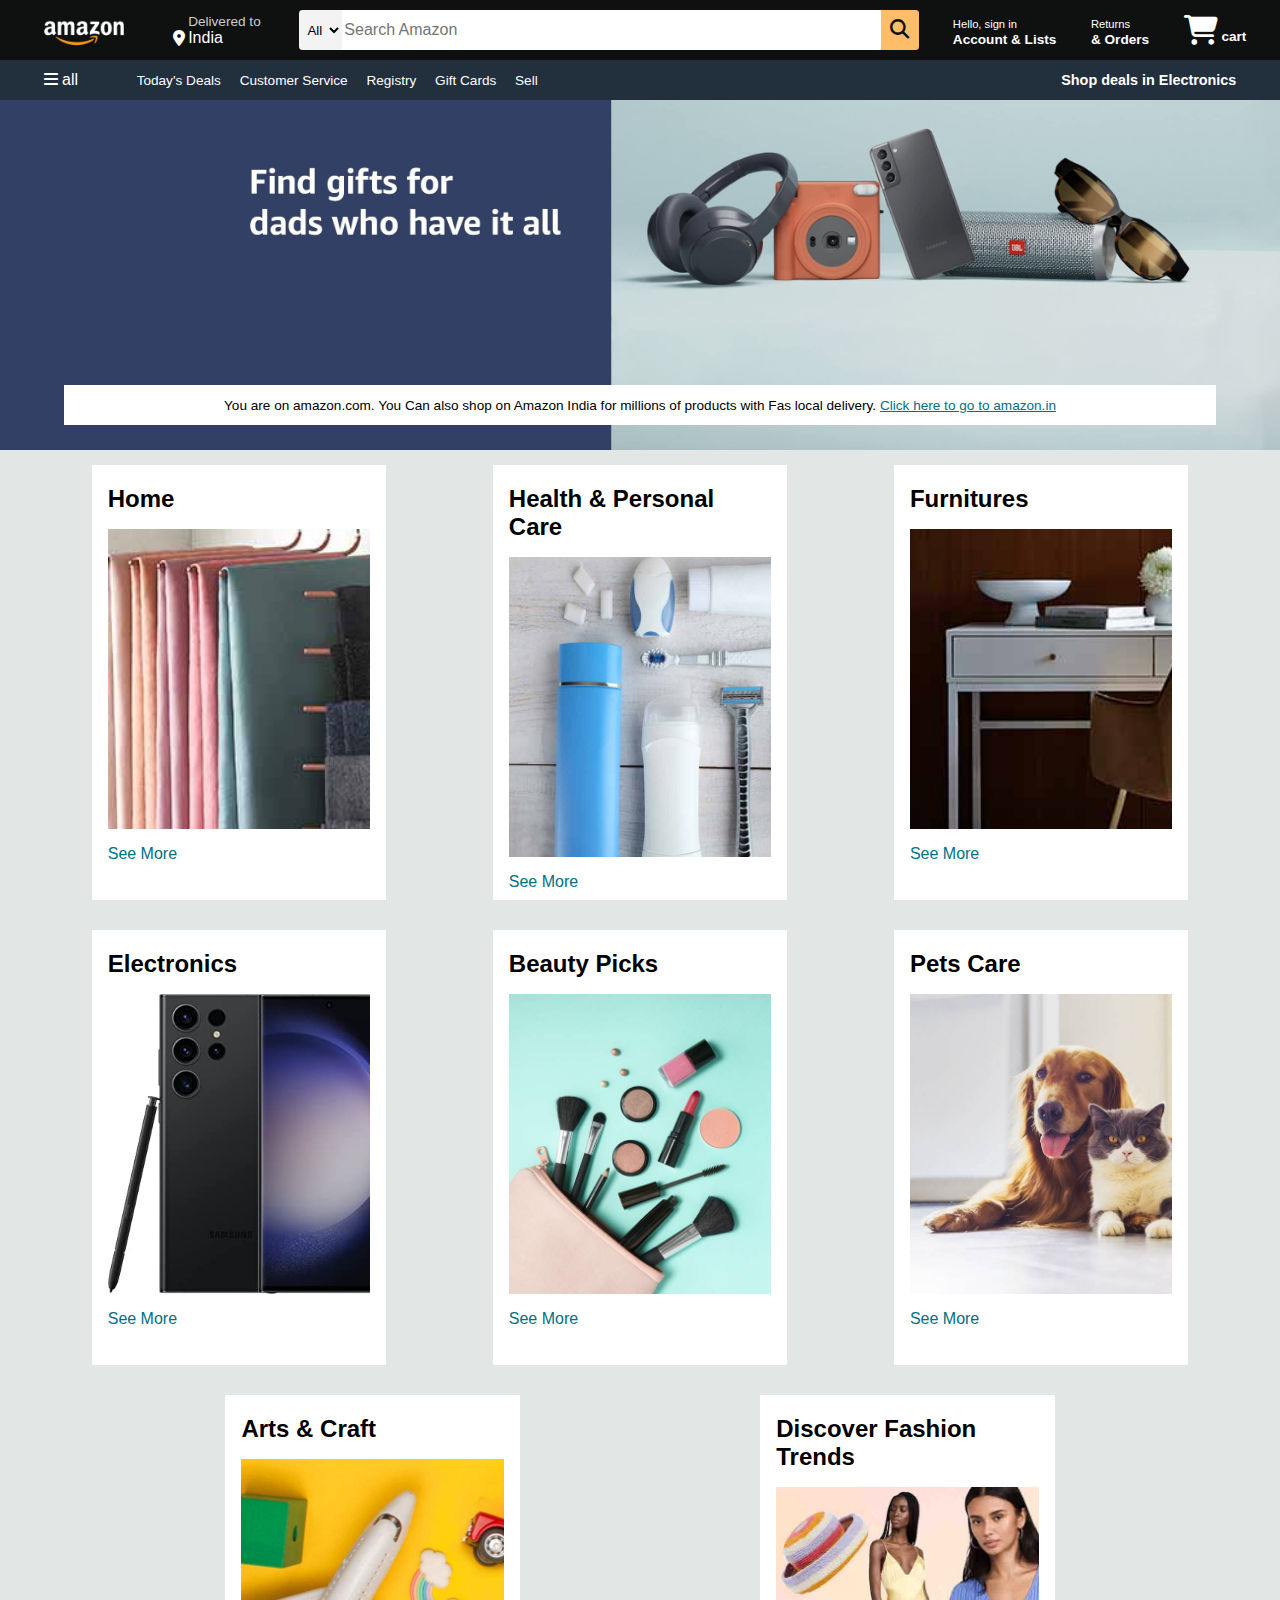
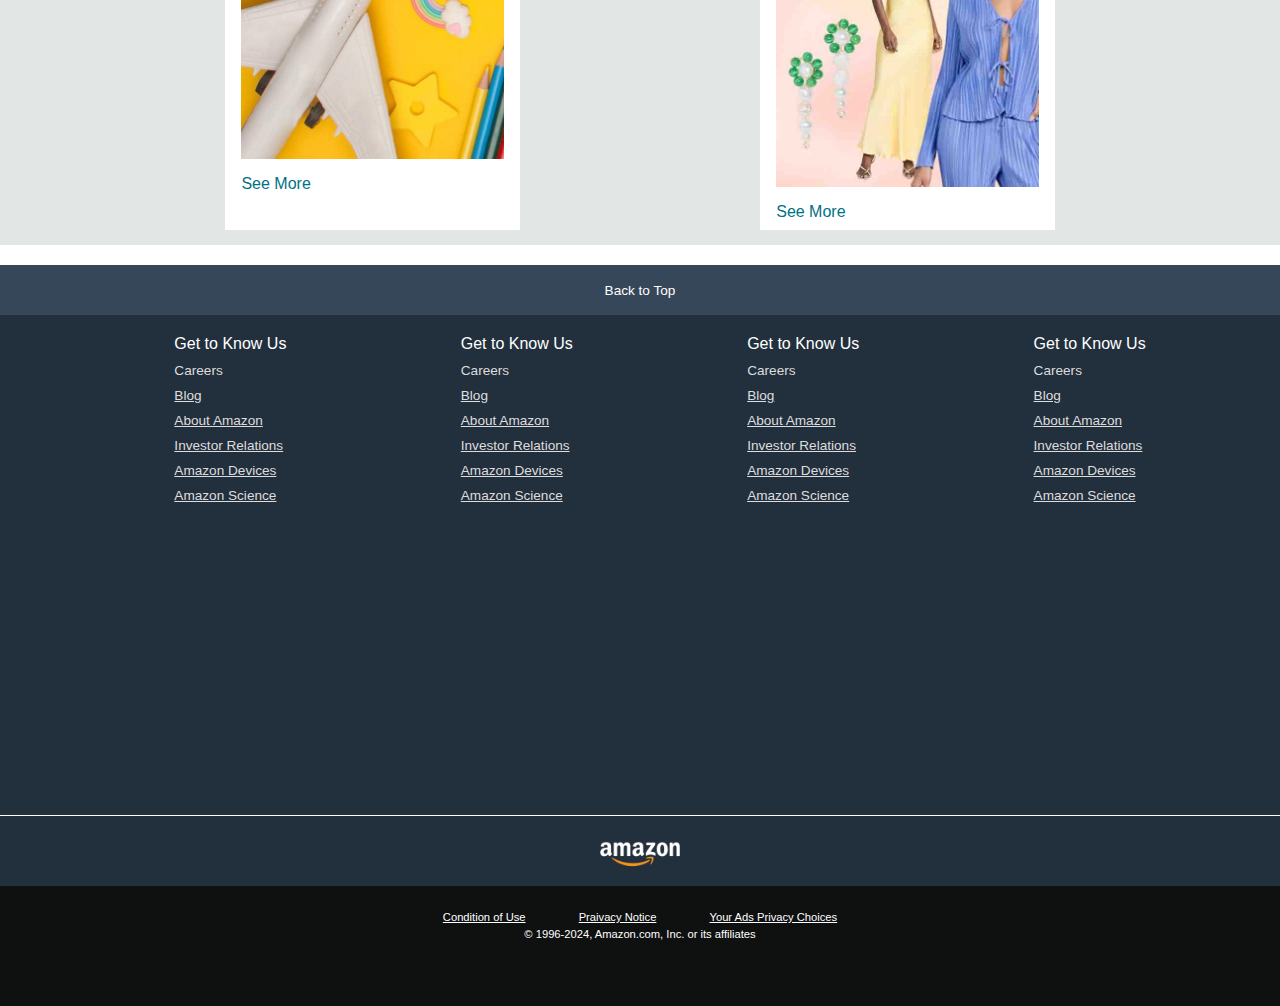
<file: index.html>
<!DOCTYPE html>
<html lang="en">

<head>
    <meta charset="UTF-8">
    <meta name="viewport" content="width=device-width, initial-scale=1.0">
    <title>Amazon Clone</title>
    <link rel="stylesheet" href="amazon_clone.css">
    <link rel="stylesheet" href="https://cdnjs.cloudflare.com/ajax/libs/font-awesome/6.7.2/css/all.min.css"
        integrity="sha512-Evv84Mr4kqVGRNSgIGL/F/aIDqQb7xQ2vcrdIwxfjThSH8CSR7PBEakCr51Ck+w+/U6swU2Im1vVX0SVk9ABhg=="
        crossorigin="anonymous" referrerpolicy="no-referrer" />
</head>

<body>
    <header>
        <div class="navbar">
            <div class="nav-logo border">
                <div class="logo"></div>
            </div>
            <div class="nav-address border">
                <p class="add-first">Delivered to</p>
                <div class="add-icon">
                    <i class="fa-solid fa-location-dot"></i>
                    <p class="add-sec">India</p>
                </div>

            </div>

            <div class="nav-search">
                <select class="search-select">
                    <option>All</option>
                </select>
                <input placeholder="Search Amazon" class="search-input">
                <div class="search-icon">
                    <i class="fa-solid fa-magnifying-glass"></i>
                </div>
            </div>
            <div class="nav-signin border">
                <p><span>Hello, sign in</span></p>
                <p class="nav-second">Account & Lists</p>
            </div>
            <div class="nav-return border">
                <p><span>Returns</span></p>
                <p class="nav-second"> & Orders</p>
            </div>
            <div class="nav-cart border">
                <i class="fa-solid fa-cart-shopping"></i>
                cart
            </div>
        </div>
        <div class="panel">
            <div class="panel-all">
                <i class="fa-solid fa-bars"></i>
                all
            </div>
            <div class="panel-ops">
                <p>Today's Deals</p>
                <p>Customer Service</p>
                <p>Registry</p>
                <p>Gift Cards</p>
                <p>Sell</p>
            </div>
            <div class="panel-deals">
                Shop deals in Electronics
            </div>
        </div>

    </header>
    <div class="hero-section">
        <div class="hero-msg">
            <p>You are on amazon.com. You Can also shop on Amazon India for millions of products with Fas local
                delivery. <a href="#">Click here to go to amazon.in</a></p>
        </div>
    </div>

    <div class="shop-section">
        <div class="box1 box">
            <div class="box-content">
                <h2>Home</h2>
                <div class="box-img" style="background-image: url('./amazon assets/box1_image.jpg');"></div>
                <p>See More</p>
            </div>
        </div>
        <div class="box2 box">
            <div class="box-content">
                <h2>Health & Personal Care</h2>
                <div class="box-img" style="background-image: url('./amazon assets/box2_image.jpg');"></div>
                <p>See More</p>
            </div>
        </div>
        <div class="box3 box">
            <div class="box-content">
                <h2>Furnitures</h2>
                <div class="box-img" style="background-image: url('./amazon assets/box3_image.jpg');"></div>
                <p>See More</p>
            </div>
        </div>
        <div class="box4 box">
            <div class="box-content">
                <h2>Electronics</h2>
                <div class="box-img" style="background-image: url('./amazon assets/box4_image.jpg');"></div>
                <p>See More</p>
            </div>
        </div>
        <div class="box1 box">
            <div class="box-content">
                <h2>Beauty Picks</h2>
                <div class="box-img" style="background-image: url('./amazon assets/box5_image.jpg');"></div>
                <p>See More</p>
            </div>
        </div>
        <div class="box2 box">
            <div class="box-content">
                <h2>Pets Care</h2>
                <div class="box-img" style="background-image: url('./amazon assets/box6_image.jpg');"></div>
                <p>See More</p>
            </div>
        </div>
        <div class="box3 box">
            <div class="box-content">
                <h2>Arts & Craft</h2>
                <div class="box-img" style="background-image: url('./amazon assets/box7_image.jpg');"></div>
                <p>See More</p>
            </div>
        </div>
        <div class="box4 box">
            <div class="box-content">
                <h2>Discover Fashion Trends</h2>
                <div class="box-img" style="background-image: url('./amazon assets/box8_image.jpg');"></div>
                <p>See More</p>
            </div>
        </div>

    </div>
    <footer>
        <div class="foot-panel1">
            Back to Top
        </div>
        <div class="foot-panel2">
          
           <ul>
            <p> Get to Know Us</p>
            <a>Careers</a>
            <a href="#">Blog
            </a>
            <a href="#">About Amazon
            </a>
            <a href="#">Investor Relations
            </a>
            <a href="#">Amazon Devices
            </a>
            <a href="#">Amazon Science
            </a>
           </ul>
           
           <ul>
            <p> Get to Know Us</p>
            <a>Careers</a>
            <a href="#">Blog
            </a>
            <a href="#">About Amazon
            </a>
            <a href="#">Investor Relations
            </a>
            <a href="#">Amazon Devices
            </a>
            <a href="#">Amazon Science
            </a>
           </ul>
           
           <ul>
            <p> Get to Know Us</p>
            <a>Careers</a>
            <a href="#">Blog
            </a>
            <a href="#">About Amazon
            </a>
            <a href="#">Investor Relations
            </a>
            <a href="#">Amazon Devices
            </a>
            <a href="#">Amazon Science
            </a>
           </ul>
          
           <ul>
            <p> Get to Know Us</p>
            <a>Careers</a>
            <a href="#">Blog
            </a>
            <a href="#">About Amazon
            </a>
            <a href="#">Investor Relations
            </a>
            <a href="#">Amazon Devices
            </a>
            <a href="#">Amazon Science
            </a>
           </ul>
        </div>

        <div class="foot-panel3">
            <div class="logo"></div>
        </div>
        <div class="foot-panel4">
            <div class="pages">
                <a href="#">Condition of Use</a>
                <a href="">Praivacy Notice</a>
                <a href="">Your Ads Privacy Choices</a>
            </div>
            <div class="copyright">© 1996-2024, Amazon.com, Inc. or its affiliates
            </div>
        </div>
    </footer>
</body>

</html>
</file>
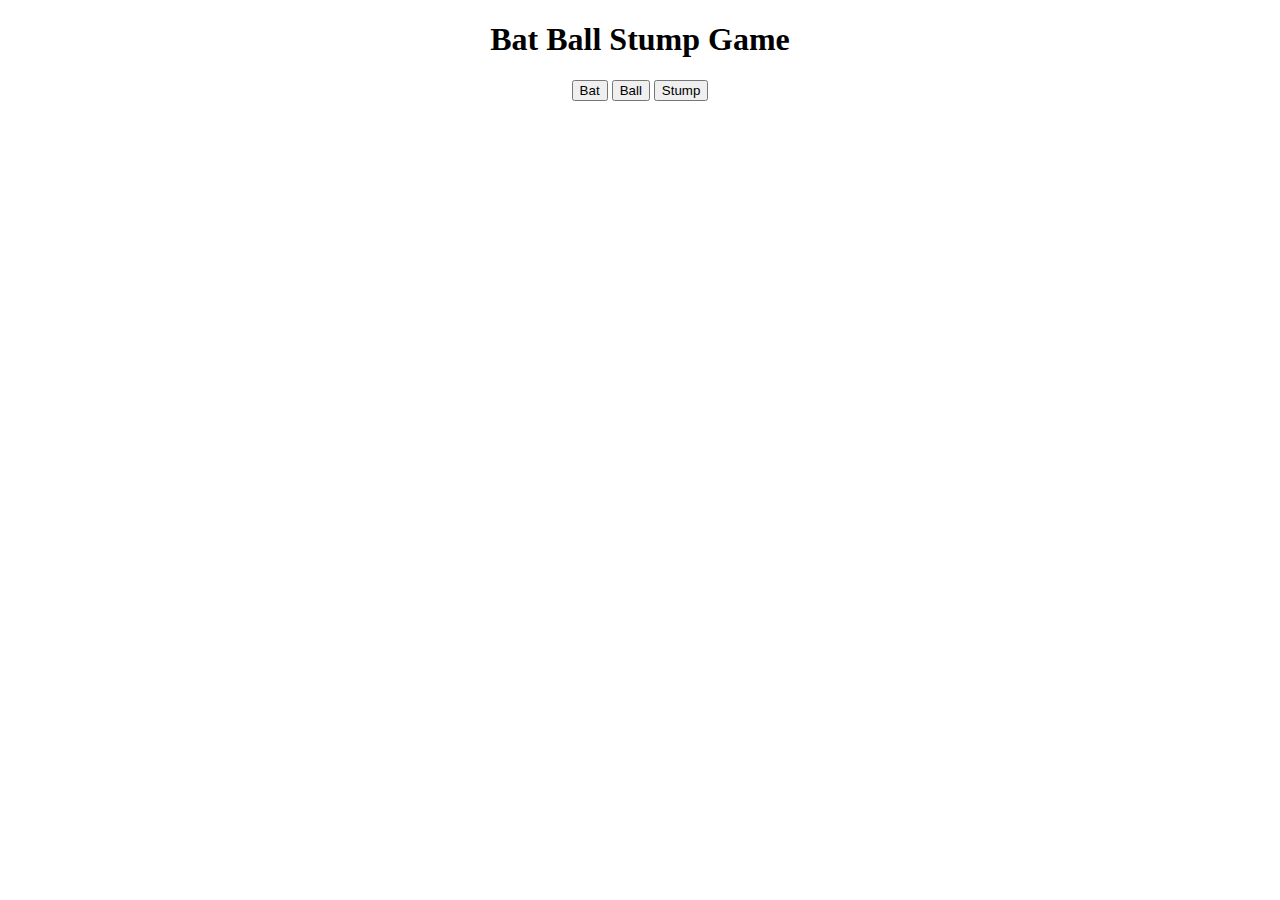
<file: bat-ball-game/index.html>
<!DOCTYPE html>
<html lang="en">

<head>
    <meta charset="UTF-8">
    <meta name="viewport" content="width=device-width, initial-scale=1.0">
    <title>Cricket Game</title>
    <link rel="stylesheet" href="bat-ball-game.css">
</head>

<body>
    <h1>Bat Ball Stump Game</h1>
    <button onclick="
let randomNumber  = Math.random() * 3;
let computerChoice;
if (randomNumber > 0 && randomNumber <=1 ){
     computerChoice = 'Bat';
     
} else if (randomNumber > 1 && randomNumber <=2 ){
   computerChoice = 'Ball';
   

}else{
    computerChoice = 'Stump'
   

}
console.log(`Computer Choice is ${computerChoice}`)

let resultMsg;
if ( computerChoice === 'ball') {
    resultMsg = 'User Won';
}else if (computerChoice === 'bat'){
   resultMsg = 'Its a Tie';
} else if (computerChoice === 'Stump'){
    resultMsg = 'Computer has Won';
}

alert(`You Have chosen Bat. Computer choice is ${computerChoice} and ${resultMsg}`)


">Bat</button>


    <button onclick="
 randomNumber  = Math.random() * 3;
 
if (randomNumber > 0 && randomNumber <=1 ){
     computerChoice = 'Bat';
     
} else if (randomNumber > 1 && randomNumber <=2 ){
   computerChoice = 'Ball';
   

}else{
    computerChoice = 'Stump'
   

}


if ( computerChoice === 'ball') {
    resultMsg = 'Its a Tie';
}else if (computerChoice === 'bat'){
   resultMsg = 'Computer has Won';
} else if (computerChoice === 'Stump'){
    resultMsg = 'User Won';
}

alert(`You Have chosen Ball. Computer choice is ${computerChoice} and ${resultMsg}`)




">Ball</button>


    <button onclick="
 randomNumber  = Math.random() * 3;

if (randomNumber > 0 && randomNumber <=1 ){
     computerChoice = 'Bat';
     
} else if (randomNumber > 1 && randomNumber <=2 ){
   computerChoice = 'Ball';
   

}else{
    computerChoice = 'Stump';
   

}


if ( computerChoice === 'ball') {
    resultMsg = 'Computer has Won';
}else if (computerChoice === 'bat'){
   resultMsg = 'User Won';
} else if (computerChoice === 'Stump'){
    resultMsg = 'Its a Tie';
}

alert(`You Have chosen Stump. Computer choice is ${computerChoice} and ${resultMsg}`)




">Stump</button>


</body>

</html>
</file>
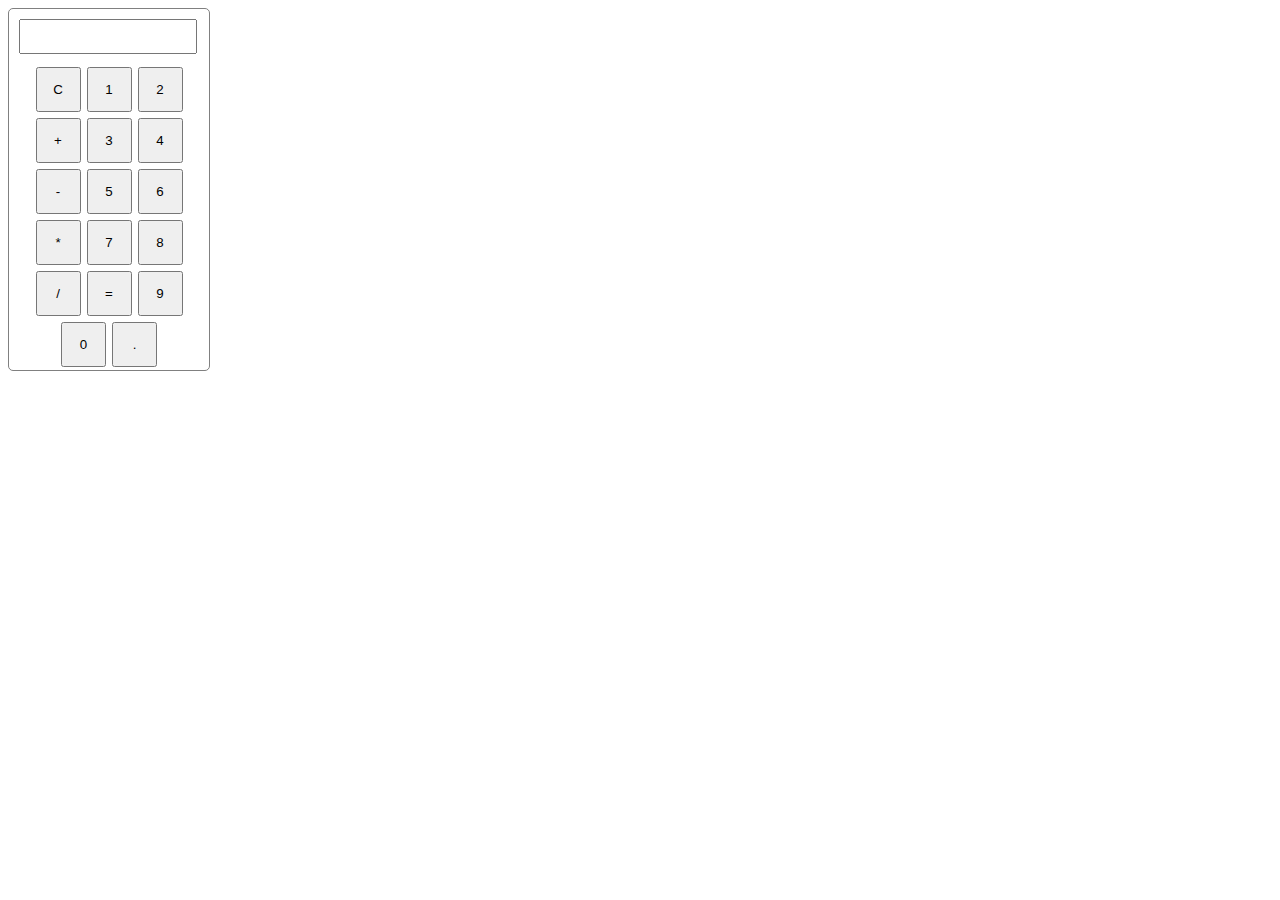
<file: calculator/calculator.html>
<!DOCTYPE html>
<html lang="en">
<head>
    <meta charset="UTF-8">
    <meta name="viewport" content="width=device-width, initial-scale=1.0">
    <title>Calculator</title>
    <link rel="stylesheet" href="calculator.css" readonly>
</head>
<body>
    <div id="calculator">
       <input type="text " id="display">
        <div class="button-container">
<button class="button" onclick="currentDisplay='';
document.querySelector('#display').value = currentDisplay;">C</button>

<button class="button" onclick="currentDisplay = currentDisplay +' 1 ';document.querySelector('#display').value = currentDisplay;">1</button>  

<button class="button" onclick="currentDisplay = currentDisplay +' 2 ';document.querySelector('#display').value = currentDisplay;">2</button>  

<button class="button" onclick="currentDisplay = currentDisplay +' + ';document.querySelector('#display').value = currentDisplay;">+</button>  

<button class="button" onclick="currentDisplay = currentDisplay +' 3 ';document.querySelector('#display').value = currentDisplay;">3</button>  

<button class="button"onclick="currentDisplay = currentDisplay +' 4 ';document.querySelector('#display').value = currentDisplay;">4</button>   

<button class="button" onclick="currentDisplay = currentDisplay +' - ';document.querySelector('#display').value = currentDisplay;">-</button>  

<button class="button" onclick="currentDisplay = currentDisplay +' 5 ';document.querySelector('#display').value = currentDisplay;">5</button> 

<button class="button" onclick="currentDisplay = currentDisplay +' 6 ';document.querySelector('#display').value = currentDisplay;">6</button>   

<button class="button" onclick="currentDisplay = currentDisplay +' * ';document.querySelector('#display').value = currentDisplay;">*</button>   

<button class="button" onclick="currentDisplay = currentDisplay +' 7 ';document.querySelector('#display').value = currentDisplay;">7</button>   

<button class="button" onclick="currentDisplay = currentDisplay +' 8 ';document.querySelector('#display').value = currentDisplay;">8</button>

<button class="button" onclick="currentDisplay = currentDisplay +' / ';document.querySelector('#display').value = currentDisplay;">/</button> 

<button class="button" onclick="
currentDisplay = eval(currentDisplay);
document.querySelector('#display').value = currentDisplay;">=</button> 

<button class="button" onclick="currentDisplay = currentDisplay +' 9 ';document.querySelector('#display').value = currentDisplay;">9</button> 

<button class="button" onclick="currentDisplay = currentDisplay +' 0 ';document.querySelector('#display').value = currentDisplay;">0</button>   
 
<button class="button" onclick="currentDisplay = currentDisplay +' 0 ';document.querySelector('#display').value = currentDisplay;">.</button>    
  </div>
    </div>

    <script>
        let currentDisplay = '';
        document.querySelector('#display').value = currentDisplay;
    </script>
</body>
</html>
</file>
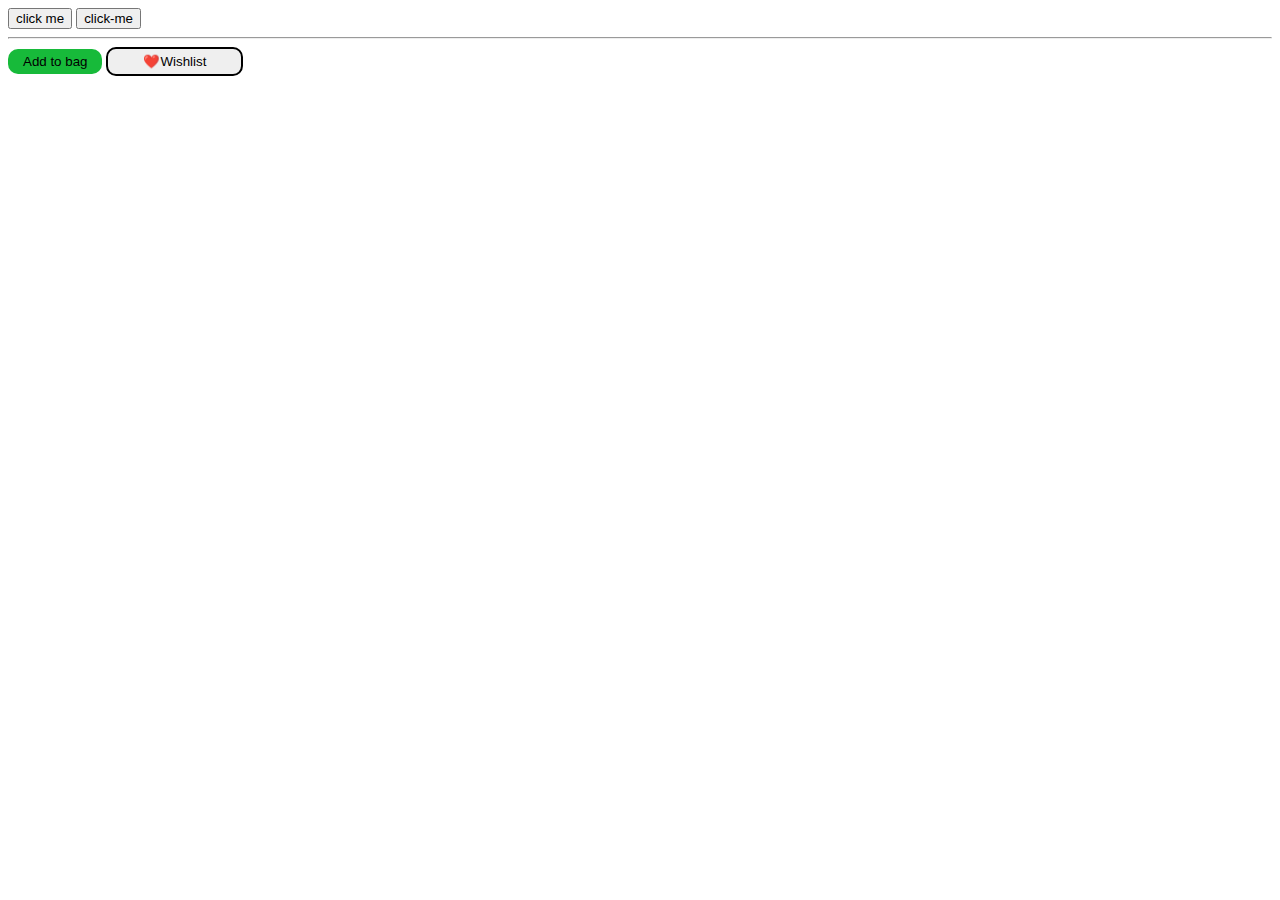
<file: javascript/practicejs.html>
<!DOCTYPE html>
<html lang="en">
<head>
    <meta charset="UTF-8">
    <meta name="viewport" content="width=device-width, initial-scale=1.0">
    <title>Java script</title>
<link rel="stylesheet" href="practicejs.css">
</head>
<body>
    <button id="click-me " onclick="alert('I am clicked')">click me</button>
    <button class="my-button" onclick="console.warn('Its warning')">click-me</button>
    <br><hr>
    <button class="bag-button" onclick="alert('Item has been added to bag')">Add to bag</button>
    <button class="wish-button" onclick="alert('Item has been added to wishlist')">❤️Wishlist</button>
<script src="practicejs.js">
    
</script>
</body>
</html>
</file>
<file: amazon_clone.css>
*{
    margin: 0;
    font-family: Arial, Helvetica, sans-serif;
    border: border-box;
}
.navbar{
    height: 60px;
    background-color: #0f1111;
    color: #ffffff;
    display: flex;
    align-items: center;
    justify-content: space-evenly;
}
.nav-logo{
    height: 50px;
    width: 100px;
}
.logo{
    background-image: url("./amazon assets/amazon_logo.png");
    background-size: cover;
    height: 50px;
    width: 100px;
}
.border{
    border: 1.5px solid transparent;
}
.border:hover{
    border: 1.5px solid white;
}
.add-first{
color: #cccccc;
font-size: 0.85rem;
margin-left: 15px;
}
.add-sec{
    font-size: 1rem;
    margin-left: 3px;

}
.add-icon{
    display: flex;
    align-items: center;
}
.nav-address{
    padding: 5px;

}
.nav-search{
    display: flex;
    justify-content: space-evenly;
    width: 620px;
    height: 40px;
    border-radius: 3px;
    background: #c73b3b;
}
.nav-search:hover{
    border: 2px solid #febd68;
}
.search-select{
    width: 50px;
    background-color: #f3f3f3;
    text-align: center;
    border-radius: 4px 0px 0px 4px;
    border: none;
}
.search-input{
    width: 100%;
    font-size: 1rem;
    border: none;

}
.search-icon{
    width: 45px;
    display: flex;
    justify-content: center;
    align-items: center;
    font-size: 1.2rem;
    background-color: #febd68;
    border-radius:0px  4px  4px 0px;
color: #0f1111;
}

span{
    font-size: 0.7rem;

}
.nav-second{
    font-size: 0.85rem;
    font-weight: 700;
}
.nav-cart i{
font-size: 30px
}
.nav-cart{
    font-size: 0.85rem;
    font-weight: 700;
}
.panel{
   
    height: 40px;
    background-color: #222f3d;
    display: flex;
    color: white;
    align-items: center;
    justify-content: space-evenly;
}
.panel-ops p{
    display: inline;
    margin-left: 15px;
}
.panel-ops{
    width: 70%;
    font-size: 0.85rem;
}
.panel-deals{
    font-size: 0.9rem;
    font-weight: 700;
}
.hero-section{
    background-image: url("./amazon assets/hero_image.jpg");
    height: 350px;
    background-size: cover;
    display: flex;
    justify-content: center;
    align-items: flex-end;
}
.hero-msg{
    background-color: white;
    color: black;
    height: 40px;
    display: flex;
    align-items: center;
    justify-content: center;
    font-size: 0.85rem;
width: 90%;
margin-bottom: 25px;
}
.hero-msg a{
    color: #007185;
}

.shop-section{
display: flex;
flex-wrap: wrap;
justify-content: space-evenly;
background-color: #e2e7e6;
}
.box{
width: 23%;
height: 400px;
background-color: white;
padding: 20px 0px 15px ;
margin: 15px;
}
.box-img{
height: 300px;
background-size: cover;
margin-top: 1rem;
margin-bottom: 1rem;
}
.box-content{
    margin-left: 1rem;
    margin-right: 1rem;
}
.box-content p{
    color: #007185;
}
footer{
    margin-top: 20px;
}
.foot-panel1{
background-color: #37475a;
color: white;
height: 50px;
display: flex;
justify-content: center;
align-items: center;
font-size: 0.85rem;
}
.foot-panel2{
    background-color: #222f3d;
    color: white;
    height: 500px;
    display: flex;
    justify-content: space-evenly;
}
ul{
    margin-top: 20px;
}
 ul a{
    display: block;
    font-size: 0.85rem;
    margin-top: 10px;
    color:#dddddd;
}
.foot-panel3{
    background-color: #222f3d;
    color: #ffffff;
    border-top: 0.5px solid white;
    height: 70px;
    display: flex;
    justify-content: center;
    align-items: center;
}
.logo{
    background-image: url("./amazon assets/amazon_logo.png");
    background-size: cover;
    height: 50px;
    width: 100px;
}
.foot-panel4{
    background-color: #0f1111;
    color: white;
    font-size: 0.7rem;
    text-align: center;
    height: 70px;
    padding: 25px;

}

.pages a{
    color: #ffffff;
    padding: 25px;
    }
.copyright{
 
padding-top: 5px;
}
</file>
<file: bat-ball-game/bat-ball-game.css>
body{
    text-align: center;
}
</file>
<file: calculator/calculator.css>
#calculator{
    border: 1px solid gray;
    border-radius: 5px;
    width: 200px;
}
#display{
    margin: 10px;
    width: 85%;
    font-size: 25px;
}
.button-container{
    display: flex;
    justify-content: center;
    flex-wrap: wrap;

}
.button{
    width: 45px;
    height: 45px;
    margin: 3px;
}
</file>
<file: javascript/practicejs.css>
.bag-button{
background-color: rgb(23, 186, 58);
border: none;
padding: 5px 15px;
border-radius: 10px;
}
.wish-button{
    padding: 5px 35px;
    border-radius: 10px;
    border: 2px solid black;
}
</file>
